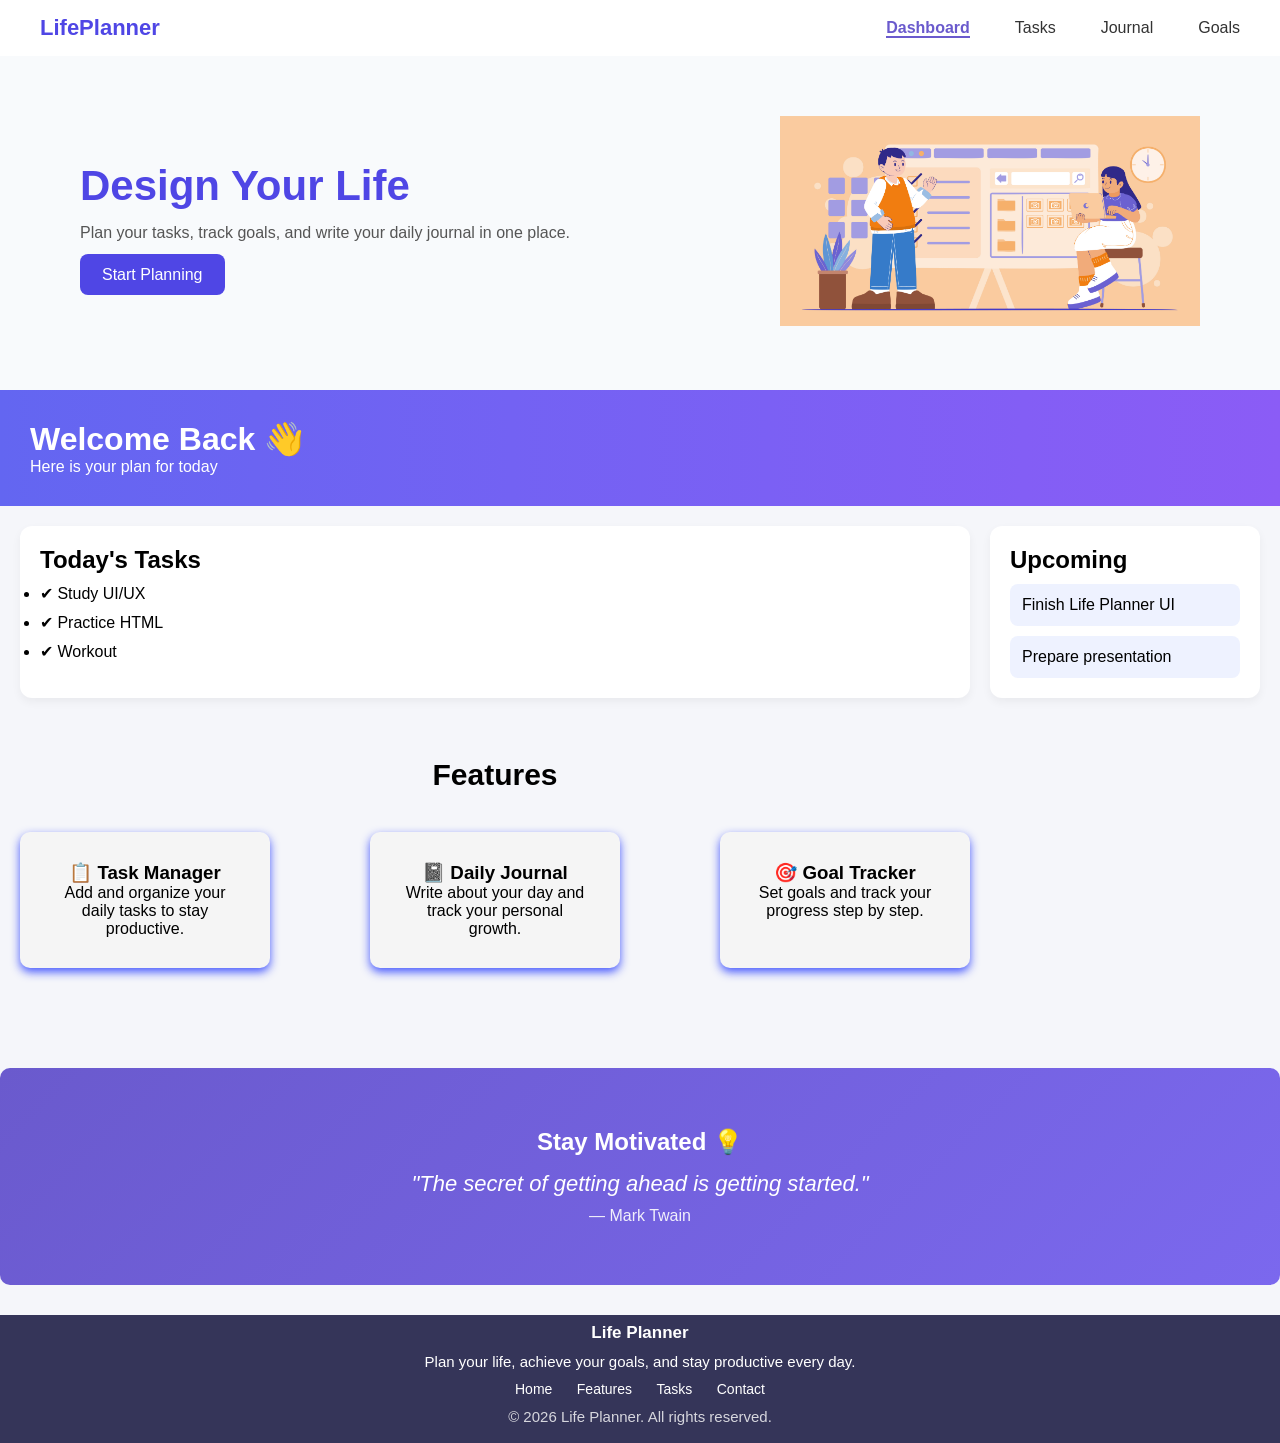
<file: index.html>
<!DOCTYPE html>
<html lang="en">
<head>
  <meta charset="UTF-8">
  <title>Life Planner</title>
  <link rel="stylesheet" href="style.css">
</head>
<body>

  <!-- NAVBAR START -->
  <nav class="navbar">
    <div class="logo">LifePlanner</div>
    <ul class="nav-links">
      <li><a href="index.html" class="active">Dashboard</a></li>
      <li><a href="tasks.html">Tasks</a></li>
      <li><a href="journal.html">Journal</a></li>
      <li><a href="goals.html">Goals</a></li>
    </ul>
  </nav>
  <!-- NAVBAR END -->
   <section class="hero">

<div class="hero-text">
<h1>Design Your Life</h1>
<p>Plan your tasks, track goals, and write your daily journal in one place.</p>
<a href="tasks.html" class="btn">Start Planning</a>
</div>

<div class="hero-image">
<img src="images/juapr35.jpg" alt="planner illustration">
</div>

</section>
 <!-- DASHBOARD HEADER -->
<header class="dashboard-header">
  <h1>Welcome Back 👋</h1>
  <p>Here is your plan for today</p>
</header>

<!-- DASHBOARD CONTENT -->
<div class="dashboard">

  <!-- TODAY TASKS -->
  <section class="card-section">
    <h2>Today's Tasks</h2>
    <ul class="task-list">
      <li>✔ Study UI/UX</li>
      <li>✔ Practice HTML</li>
      <li>✔ Workout</li>
    </ul>
  </section>

  <!-- UPCOMING TASKS -->
  <section class="card-section">
    <h2>Upcoming</h2>
    <div class="task-card">Finish Life Planner UI</div>
    <div class="task-card">Prepare presentation</div>
  </section>
  <section class="features">
    <h2 class="section-title">Features</h2>
  
    <div class="feature-container">

    <div class="feature-box">
    <h3>📋 Task Manager</h3>
    <p>Add and organize your daily tasks to stay productive.</p>
    </div>

    <div class="feature-box">
    <h3>📓 Daily Journal</h3>
    <p>Write about your day and track your personal growth.</p>
    </div>

    <div class="feature-box">
    <h3>🎯 Goal Tracker</h3>
    <p>Set goals and track your progress step by step.</p>
    </div>

</div>

</section>
</div>

</section>
<section class="motivation">

<h2>Stay Motivated 💡</h2>

<p class="quote">
"The secret of getting ahead is getting started."
</p>

<p class="author">— Mark Twain</p>

</section>
<footer class="footer">

<h3>Life Planner</h3>

<p>Plan your life, achieve your goals, and stay productive every day.</p>

<div class="footer-links">
<a href="#">Home</a>
<a href="#">Features</a>
<a href="#">Tasks</a>
<a href="#">Contact</a>
</div>

<p class="copyright">
© 2026 Life Planner. All rights reserved.
</p>

</footer>
</body>
</html>
</file>
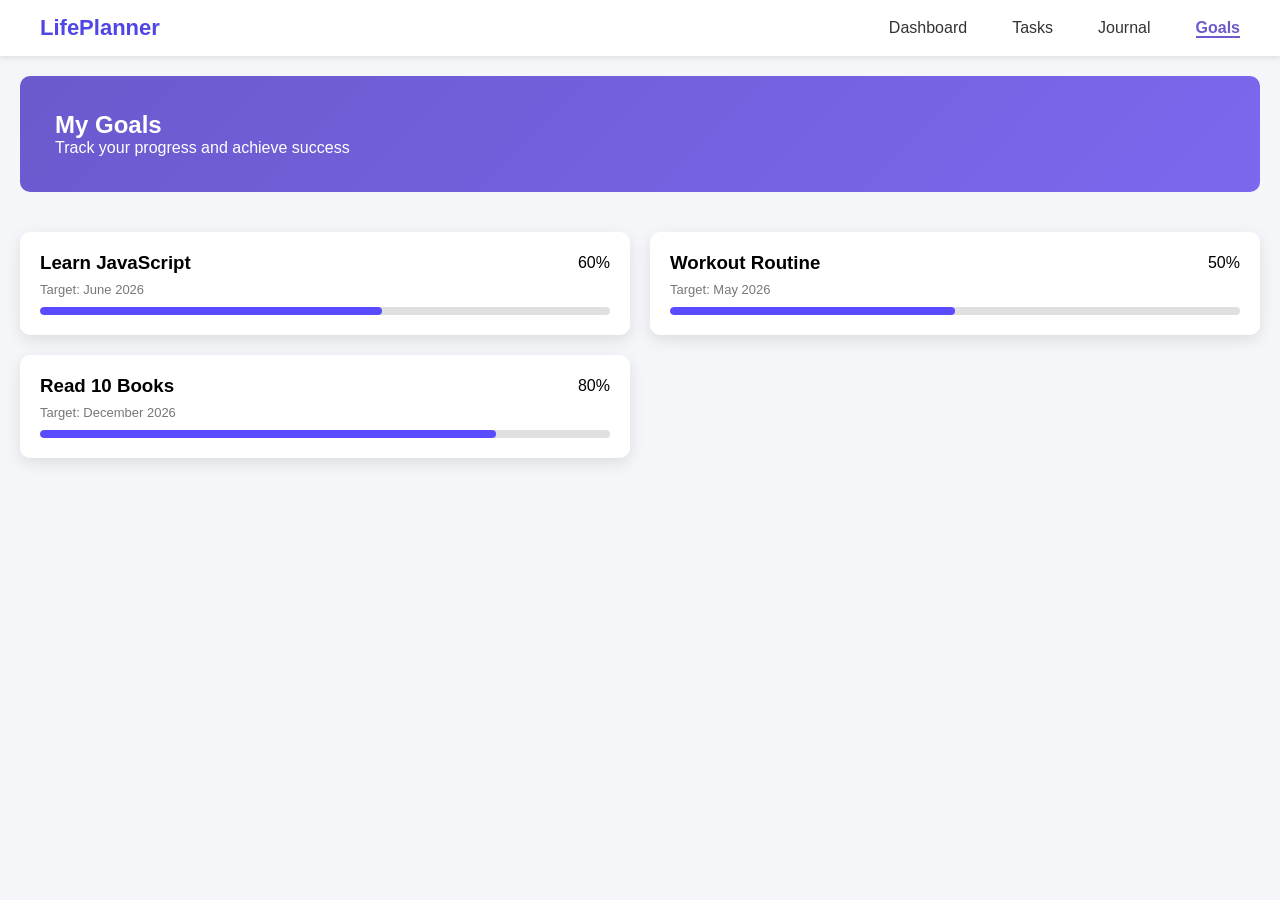
<file: goals.html>
<!DOCTYPE html>
<html lang="en">
<head>
<meta charset="UTF-8">
<title>Goals - Life Planner</title>
<link rel="stylesheet" href="style.css">
</head>
<body>

<!-- NAVBAR -->
<nav class="navbar">
<div class="logo">LifePlanner</div>
<ul class="nav-links">
<li><a href="index.html">Dashboard</a></li>
<li><a href="tasks.html">Tasks</a></li>
<li><a href="journal.html">Journal</a></li>
<li><a href="goals.html" class="active">Goals</a></li>
</ul>
</nav>
<!-- GOALS HEADER -->

<section class="goals-header">

<h1>My Goals</h1>

<p>Track your progress and achieve success</p>

</section>


<!-- GOALS CONTAINER -->

<section class="goals-container">

<!-- GOAL 1 -->

<div class="goal-card">

<div class="goal-title">

<h3>Learn JavaScript</h3>
<span>60%</span>

</div>

<p class="goal-date">Target: June 2026</p>

<div class="progress-bar">

<div class="progress" style="width:60%"></div>

</div>

</div>


<!-- GOAL 2 -->

<div class="goal-card">

<div class="goal-title">

<h3>Workout Routine</h3>
<span>50%</span>

</div>

<p class="goal-date">Target: May 2026</p>

<div class="progress-bar">

<div class="progress" style="width:50%"></div>

</div>

</div>


<!-- GOAL 3 -->

<div class="goal-card">

<div class="goal-title">

<h3>Read 10 Books</h3>
<span>80%</span>

</div>

<p class="goal-date">Target: December 2026</p>

<div class="progress-bar">

<div class="progress" style="width:80%"></div>

</div>

</div>

</section>

</body>
</html>
</file>
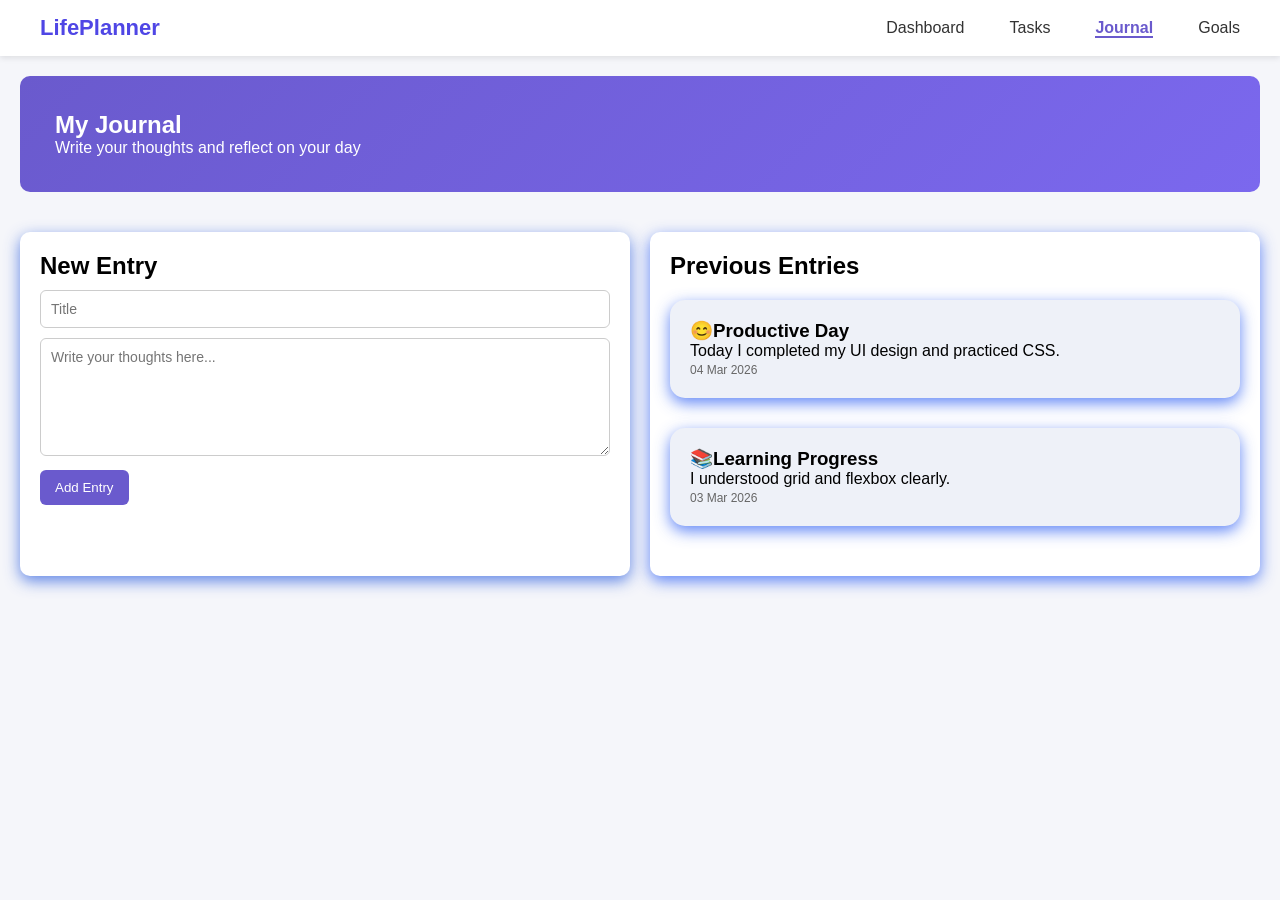
<file: journal.html>
<!DOCTYPE html>
<html lang="en">
<head>
  <meta charset="UTF-8">
  <title>Journal - Life Planner</title>
  <link rel="stylesheet" href="style.css">
</head>
<body>

  <!-- NAVBAR (same for all pages) -->
  <nav class="navbar">
    <div class="logo">LifePlanner</div>
    <ul class="nav-links">
      <li><a href="index.html">Dashboard</a></li>
      <li><a href="tasks.html">Tasks</a></li>
      <li><a href="journal.html" class="active">Journal</a></li>
      <li><a href="goals.html">Goals</a></li>
    </ul>
  </nav>

<!-- JOURNAL HEADER -->

<section class="journal-header">
<h1>My Journal</h1>
<p>Write your thoughts and reflect on your day</p>
</section>


<!-- JOURNAL CONTAINER -->

<div class="journal-container">

<!-- NEW ENTRY -->

<section class="journal-entry">

<h2>New Entry</h2>

<input type="text" placeholder="Title">

<textarea placeholder="Write your thoughts here..." rows="6"></textarea>

<button>Add Entry</button>

</section>


<!-- PREVIOUS ENTRIES -->

<section class="journal-list">

<h2>Previous Entries</h2>

<div class="entry-card">
<h3>😊Productive Day</h3>
<p>Today I completed my UI design and practiced CSS.</p>
<span class="entry-date">04 Mar 2026</span>
</div>

<div class="entry-card">
<h3>📚Learning Progress</h3>
<p>I understood grid and flexbox clearly.</p>
<span class="entry-date">03 Mar 2026</span>
</div>

</section>

</div>

  

</body>
</html>
</file>
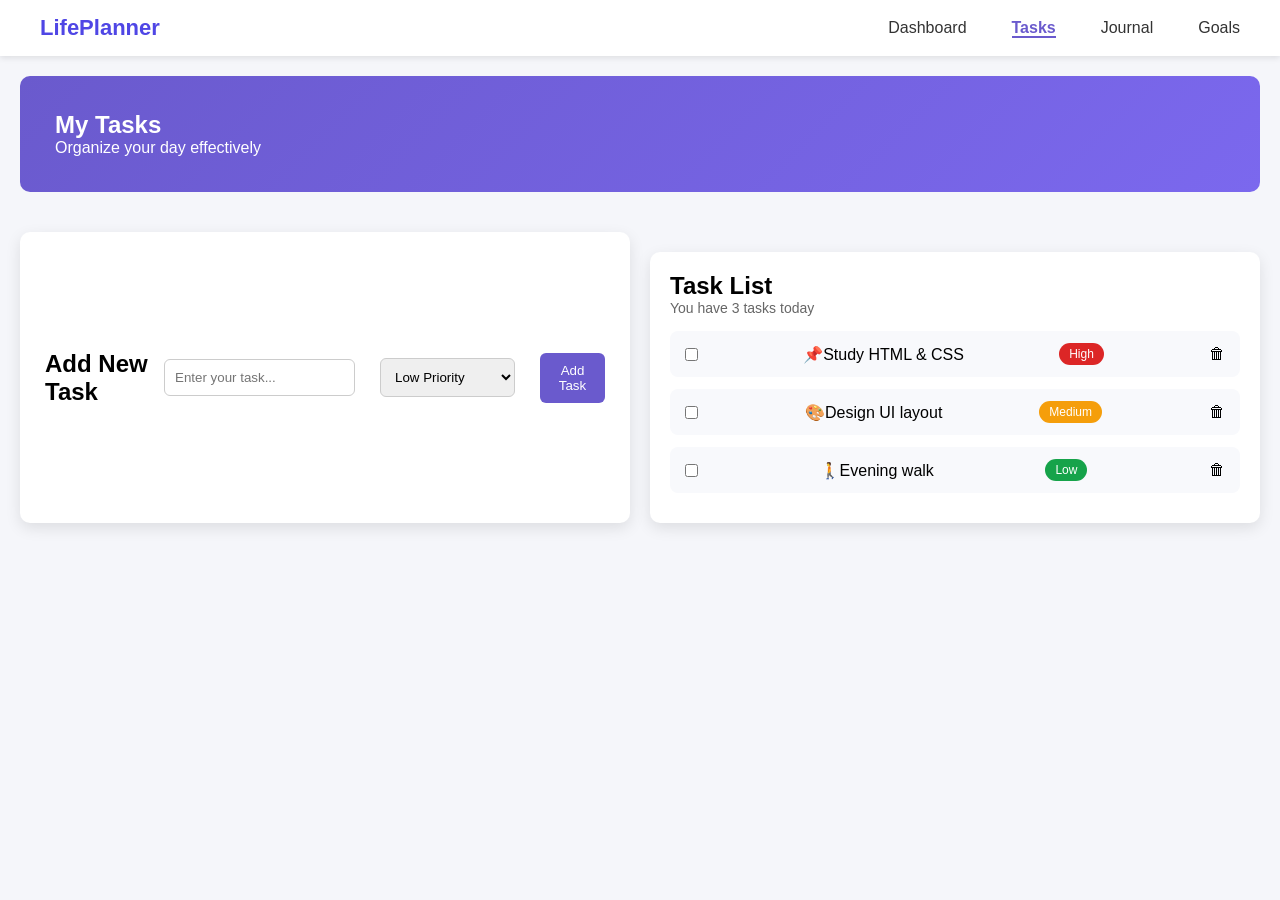
<file: tasks.html>
<!DOCTYPE html>
<html lang="en">
<head>
  <meta charset="UTF-8">
  <title>Tasks - Life Planner</title>
  <link rel="stylesheet" href="style.css">
</head>
<body>

  <!-- NAVBAR (same as index.html) -->
  <nav class="navbar">
    <div class="logo">LifePlanner</div>
    <ul class="nav-links">
      <li><a href="index.html">Dashboard</a></li>
      <li><a href="tasks.html" class="active">Tasks</a></li>
      <li><a href="journal.html">Journal</a></li>
      <li><a href="goals.html">Goals</a></li>
    </ul>
  </nav>

  <!-- PAGE HEADER -->
  <section class="task-header">

<h1>My Tasks</h1>
<p>Organize your day effectively</p>

</section>

  <!-- TASK CONTENT -->
  <div class="tasks-container">

    <!-- ADD TASK CARD -->
    <section class="task-form">
      <h2>Add New Task</h2>
      <input type="text" placeholder="Enter your task...">
      <select>
        <option>Low Priority</option>
        <option>Medium Priority</option>
        <option>High Priority</option>
      </select>
      <button>Add Task</button>
    </section>

    <!-- TASK LIST CARD -->
    <section class="task-list-card">
      <h2>Task List</h2>
      <p class="task-counter">You have 3 tasks today</p>
      <ul>
        <li>
          <input type="checkbox" class="task-check">
          <span class="task-text">📌Study HTML & CSS</span>
          <span class="badge high">High</span>
          <button class="delete-btn">🗑</button>
        </li>
        <li>
          <input type="checkbox" class="task-check">
          <span class="task-text">🎨Design UI layout</span>
          <span class="badge medium">Medium</span>
          <button class="delete-btn">🗑</button>
        </li>
        <li>
          <input type="checkbox" class="task-check">
          <span class="task-text">🚶Evening walk</span>
          <span class="badge low">Low</span>
          <button class="delete-btn">🗑</button>
        </li>
      </ul>
    </section>

  </div>

</body>
</html>
</file>
<file: style.css>
body{
font-family: Arial, Helvetica, sans-serif;
background:#f5f6fa;
margin:0;
}
* {
  margin: 0;
  padding: 0;
  box-sizing: border-box;
  font-family: Arial, sans-serif;
}

/* NAVBAR */
.navbar {
  background: #ffffff;
  display: flex;
  justify-content: space-between;
  align-items: center;
  padding: 15px 40px;
  box-shadow: 0 2px 6px rgba(0,0,0,0.1);
}

.logo {
  font-size: 22px;
  font-weight: bold;
  color: #4f46e5;
}

.nav-links {
  list-style: none;
  display: flex;
  gap: 25px;
}

.nav-links a {
  text-decoration: none;
  color: #333;
  font-weight: 500;
}

.nav-links a:hover {
  color: #4f46e5;
}
.hero{
  display:flex;
  align-items:center;
  justify-content:space-between;
  padding:60px 80px;
  background:#f8fafc;
}

.hero-text{
  max-width:500px;
}

.hero-text h1{
  font-size:42px;
  color:#4f46e5;
  margin-bottom:10px;
}

.hero-text p{
  color:#555;
  margin-bottom:20px;
  line-height:1.6;
}

.btn{
  background:#4f46e5;
  color:white;
  padding:12px 22px;
  border-radius:8px;
  text-decoration:none;
  font-weight:500;
}

.btn:hover{
  background:#4338ca;
}

.hero-image img{
  width:420px;
}
/* DASHBOARD HEADER */
.dashboard-header {
  padding: 30px;
  background: linear-gradient(to right, #6366f1, #8b5cf6);
  color: white;
}

/* DASHBOARD LAYOUT */
.dashboard {
  display: grid;
  grid-template-columns: 1fr 1fr;
  gap: 20px;
  padding: 20px;
}

/* CARD SECTION */
.card-section {
  background: white;
  padding: 20px;
  border-radius: 12px;
  box-shadow: 0 4px 10px rgba(0,0,0,0.05);
}

.task-list li {
  margin: 10px 0;
}

.task-card {
  background: #eef2ff;
  padding: 12px;
  border-radius: 8px;
  margin-top: 10px;
}
.features{
padding:60px;
text-align:center;
}

.section-title{
font-size:30px;
margin-bottom:40px;
}
.features{
padding:60px;
text-align:center;
}

.section-title{
font-size:30px;
margin-bottom:40px;
}
.features{
text-align:center;
padding:40px 0;
}

.feature-container{
display:flex;
justify-content:center;
gap:100px;
margin-top:20px;
}

.feature-box{
width:250px;
background:#f5f5f5;
padding:30px;
border-radius:10px;
box-shadow:0 4px 10px rgba(56, 75, 254, 0.93);
text-align:center;
transition:0.3s;
}

.feature-box:hover{
transform:translateY(-6px);
}
.motivation{
background:linear-gradient(135deg,#6a5acd,#7b68ee);
color:white;
text-align:center;
padding:60px 20px;
margin-top:40px;
border-radius:10px;
}

.motivation .quote{
font-size:22px;
font-style:italic;
margin-top:15px;
}

.motivation .author{
margin-top:10px;
font-size:16px;
opacity:0.9;
}
.footer{
background:#353559;
color:white;
text-align:center;
padding:8px 10px;
margin-top:30px;
}

.footer h3{
font-size: 17px;
margin-bottom:10px;
}

.footer p{
  font-size: 15px;
margin:10px 0;
}

.footer-links{
margin:10px 0;
}

.footer-links a{
font-size: 14px;
color:white;
margin:0 10px;
text-decoration:none;
font-weight:500;
}

.footer-links a:hover{
font-size: 14px;
text-decoration:underline;
}

.copyright{
font-size:8px;
opacity:0.8;
margin-top:10px;
}
/* PAGE HEADER */
.task-header{
background:linear-gradient(135deg,#6a5acd,#7b68ee);
color:white;
padding:35px;
border-radius:10px;
margin:20px;
}
.task-form{
  display: flex;
  align-items: center;
  gap: 15px;
  background:white;
  padding:25px;
  border-radius:10px;
  box-shadow:0 5px 15px rgba(0,0,0,0.1);
}
.task-form input{
  flex:1;
}

/* TASK PAGE LAYOUT */
.tasks-container {
  display: grid;
  grid-template-columns: 1fr 1fr;
  gap: 20px;
  padding: 20px;
}

/* ADD TASK FORM */
.task-list-card ul{
list-style:none;
padding:0;
}
.task-counter{
font-size:14px;
color:#666;
margin-bottom:15px;
}
.task-list-card li{
background:#eef1f8;
padding:12px 15px;
border-radius:8px;
margin-bottom:10px;
display:flex;
justify-content:space-between;
align-items:center;
transition:0.2s;
}

.task-list-card li:hover{
transform:translateX(6px);
background:#e9edf7;
cursor:pointer;
box-shadow: 0 5px 15px rgba(71, 98, 251, 0.714);
}
.task-form input,
.task-form select{
  padding: 10px;
  border: 1px solid #ccc;
  border-radius: 6px;
  margin-right: 10px;
  outline: none;
}
.task-form button{
  padding: 10px 15px;
  background: #6a5acd;
  color:white;
  border: none;
  border-radius: 6px;
  cursor: pointer;
  font-weight: 500;
}
.task-form button:hover{
  background: #5a4ad1;
}
.task-check{
margin-right:10px;
cursor:pointer;
}

.task-check:checked + .task-text{
text-decoration:line-through;
color:gray;
}
.delete-btn{
background:none;
border:none;
font-size:16px;
cursor:pointer;
margin-left:10px;
}

.delete-btn:hover{
transform:scale(1.2);
}

/* priority badge */

.badge{
padding:4px 10px;
border-radius:12px;
font-size:12px;
color:white;
}

.high{
background:#e74c3c;
}

.medium{
background:#f39c12;
}

.low{
background:#27ae60;
}
.task-list-card{
background:white;
padding:20px;
border-radius:10px;
box-shadow:0 5px 15px rgba(0,0,0,0.1);
margin-top:20px;
}

/* TASK LIST */
.task-list-card ul {
  list-style: none;
  padding: 0;
}

.task-list-card li {
  display: flex;
  justify-content: space-between;
  align-items: center;
  background: #f8f9fc;
  padding: 12px 15px;
  border-radius: 8px;
  margin-top: 12px;
  transition:0.2s;
}

/* BADGES */
.badge {
  padding: 4px 10px;
  border-radius: 20px;
  font-size: 12px;
  color: white;
  font-weight: 500;
}

.high { background: #dc2626; }
.medium { background: #f59e0b; }
.low { background: #16a34a; }
/* JOURNAL HEADER */

.journal-header{
background:linear-gradient(135deg,#6a5acd,#7b68ee);
color:white;
padding:35px;
border-radius:10px;
margin:20px;
}

/* JOURNAL LAYOUT */

.journal-container{
display:grid;
grid-template-columns:1fr 1fr;
gap:20px;
padding:20px;
}

/* NEW ENTRY CARD */

.journal-entry{
background:white;
padding:20px;
border-radius:10px;
box-shadow:0 5px 15px rgba(59,105,224,0.805);
}

.journal-entry input,
.journal-entry textarea{
width:100%;
padding:10px;
margin-top:10px;
border:1px solid #ccc;
border-radius:6px;
font-size:14px;
}

.journal-entry button{
margin-top:10px;
padding:10px 15px;
background:#6a5acd;
color:white;
border:none;
border-radius:6px;
cursor:pointer;
}

.journal-entry button:hover{
background:#5848c2;
}

/* PREVIOUS ENTRIES */

.journal-list{
background:white;
padding:20px;
border-radius:10px;
box-shadow:0 5px 15px rgba(59, 105, 244, 0.805);
}

.entry-card{
background:#eef1f8;
padding:20px;
border-radius:15px;
margin-top: 20px;
margin-bottom:30px;
transition:0.2s;
box-shadow: 0 5px 15px rgba(59, 105, 244, 0.805);
}

.entry-card:hover{
transform:translateY(-3px);
}

.entry-date{
font-size:12px;
color:#666;
}
/* GOALS HEADER */

.goals-header{
background: linear-gradient(135deg,#6a5acd,#7b68ee);
color:white;
padding:35px;
margin:20px;
border-radius:10px;
}
/* GOALS CONTAINER */
.goals-container{
display:grid;
grid-template-columns:1fr 1fr;
gap:20px;
padding:20px;
}
/* GOAL CARD */
.goal-card{
background:white;
padding:20px;
border-radius:10px;
box-shadow:0 5px 15px rgba(0,0,0,0.1);
transition:0.3s;
}
.goal-card:hover{
transform:translateY(-5px);
}
/* GOAL TITLE */
.goal-title{
display:flex;
justify-content:space-between;
align-items:center;
margin-bottom:8px;
}
/* GOAL DATE */
.goal-date{
font-size:13px;
color:#777;
margin-bottom:10px;
}
/* PROGRESS BAR */
.progress-bar{
width:100%;
height:8px;
background:#e0e0e0;
border-radius:10px;
overflow:hidden;
}
.progress{
height:100%;
background:#5a4bff;
border-radius:10px;
}
nav a.active{
color:#6a5acd;
font-weight:bold;
border-bottom:2px solid #6a5acd;
}
nav a{
text-decoration:none;
margin-left:20px;
color:#333;
transition:0.3s;
}

nav a:hover{
color:#6a5acd;
}
/* MOBILE RESPONSIVE */

@media (max-width:768px){

/* Navbar */

.navbar{
flex-direction:column;
align-items:flex-start;
}

nav{
margin-top:10px;
}

nav a{
display:block;
margin:5px 0;
}

/* Goals page */

.goals-container{
grid-template-columns:1fr;
}

/* Journal page */

.journal-container{
grid-template-columns:1fr;
}

/* Tasks page */

.task-container{
grid-template-columns:1fr;
}

}
@media (max-width:768px){

.hero{
flex-direction:column;
text-align:center;
padding:30px 20px;
}

.hero img{
width:100%;
max-width:250px;
margin-top:15px;
}

.dashboard{
grid-template-columns:1fr;
}

.features{
grid-template-columns:1fr;
}

}
</file>
